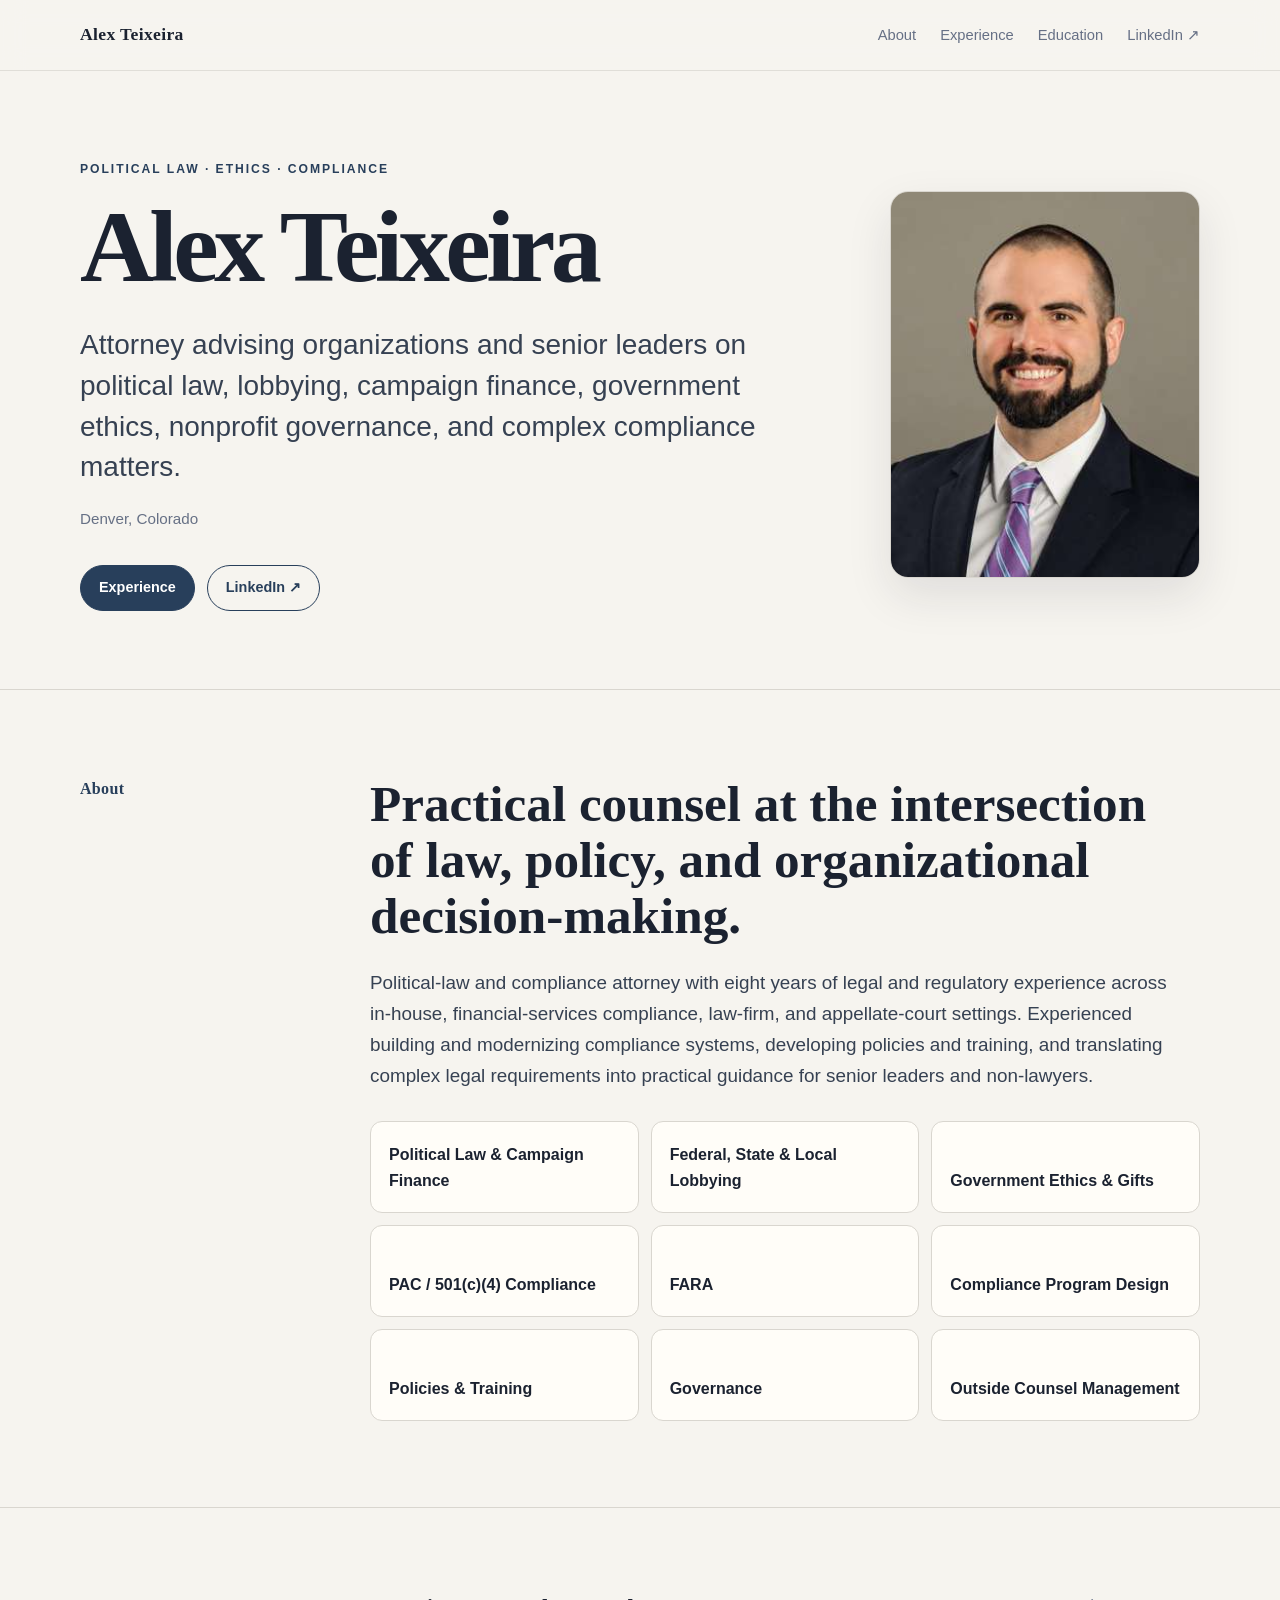
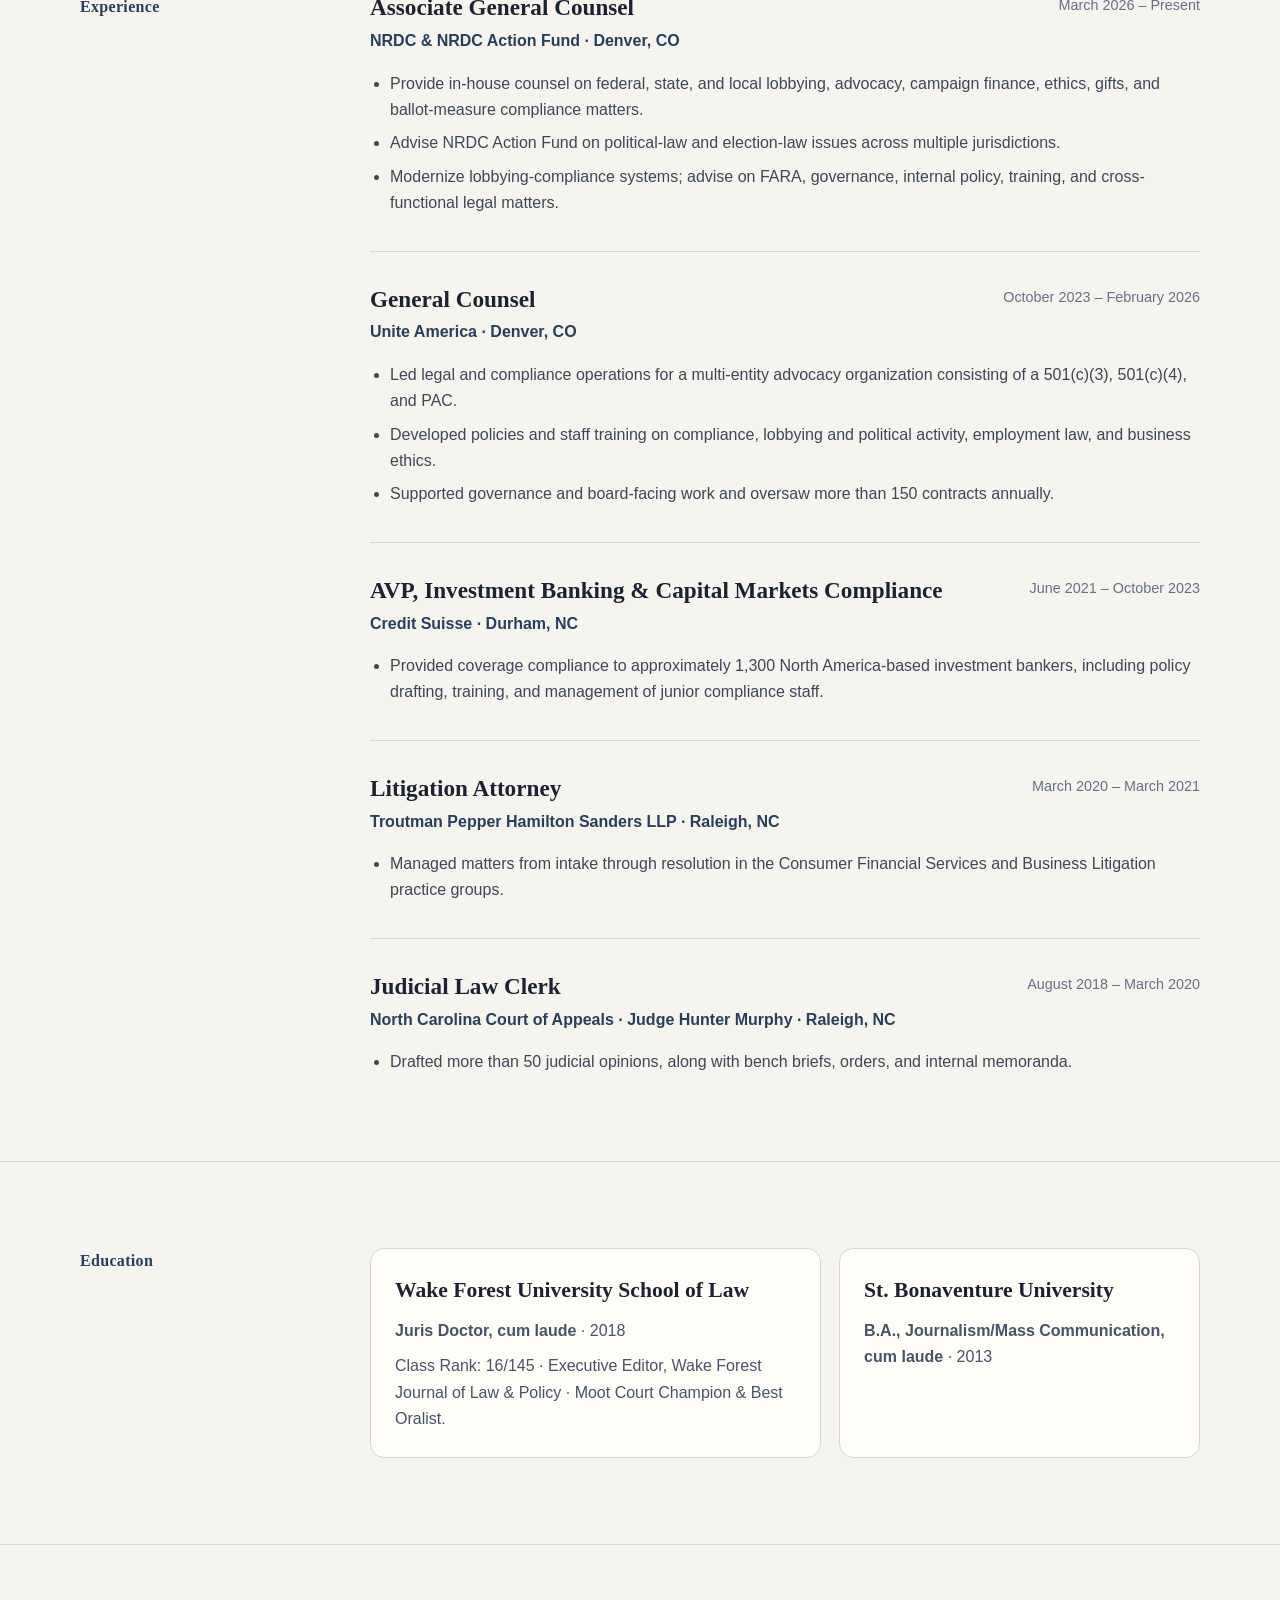
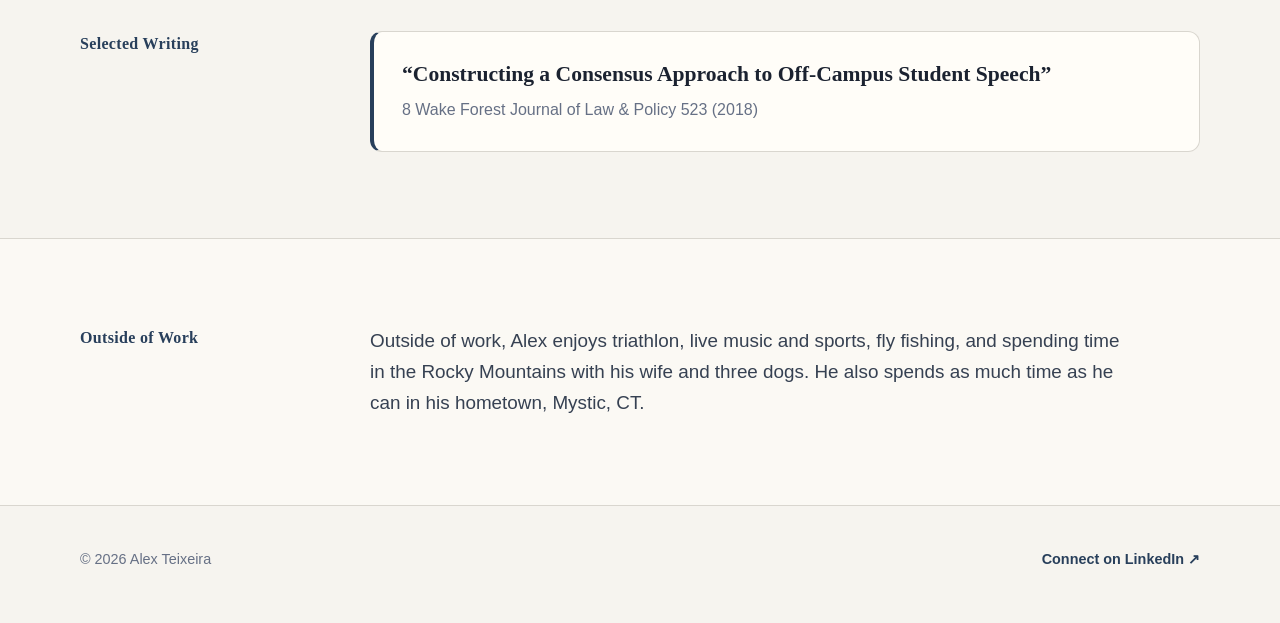
<file: index.html>
<!doctype html>
<html lang="en">
<head>
  <meta charset="utf-8">
  <meta name="viewport" content="width=device-width, initial-scale=1">
  <title>Alex Teixeira | Political Law, Ethics & Compliance Counsel</title>
  <meta name="description" content="Alex Teixeira is a Denver-based attorney focused on political law, campaign finance, lobbying, ethics, compliance, nonprofit governance, and related regulatory matters.">
  <link rel="canonical" href="https://alex-teixeira.com/">
  <meta name="robots" content="index, follow">
  <meta property="og:type" content="website">
  <meta property="og:title" content="Alex Teixeira | Political Law, Ethics & Compliance Counsel">
  <meta property="og:description" content="Political-law and compliance attorney with experience across in-house, financial-services compliance, law-firm, and appellate-court settings.">
  <meta property="og:url" content="https://alex-teixeira.com/">
  <meta name="twitter:card" content="summary">
  <link rel="icon" href="favicon.svg" type="image/svg+xml">
  <link rel="stylesheet" href="styles.css">
  <script type="application/ld+json">
  {
    "@context": "https://schema.org",
    "@type": "Person",
    "name": "Alex Teixeira",
    "url": "https://alex-teixeira.com/",
    "jobTitle": "Political Law, Ethics & Compliance Counsel",
    "address": {
      "@type": "PostalAddress",
      "addressLocality": "Denver",
      "addressRegion": "CO",
      "addressCountry": "US"
    },
    "sameAs": [
      "https://www.linkedin.com/in/artex913"
    ]
  }
  </script>
</head>
<body>
  <header class="site-header">
    <nav class="nav container" aria-label="Primary navigation">
      <a class="brand" href="#top">Alex Teixeira</a>
      <div class="nav-links">
        <a href="#about">About</a>
        <a href="#experience">Experience</a>
        <a href="#education">Education</a>
        <a class="keep-mobile" href="https://www.linkedin.com/in/artex913" target="_blank" rel="noopener noreferrer">LinkedIn ↗</a>
      </div>
    </nav>
  </header>

  <main id="top">
    <section class="hero">
      <div class="container hero-grid">
        <div class="hero-copy">
          <p class="eyebrow">Political Law · Ethics · Compliance</p>
          <h1>Alex Teixeira</h1>
          <p class="hero-subtitle">Attorney advising organizations and senior leaders on political law, lobbying, campaign finance, government ethics, nonprofit governance, and complex compliance matters.</p>
          <p class="hero-meta">Denver, Colorado</p>
          <div class="actions">
            <a class="button primary" href="#experience">Experience</a>
            <a class="button secondary" href="https://www.linkedin.com/in/artex913" target="_blank" rel="noopener noreferrer">LinkedIn ↗</a>
          </div>
        </div>
        <figure class="hero-portrait">
          <img src="headshot.jpg" alt="Professional headshot of Alex Teixeira">
        </figure>
      </div>
    </section>

    <section class="section" id="about">
      <div class="container section-grid">
        <h2 class="section-label">About</h2>
        <div>
          <h2>Practical counsel at the intersection of law, policy, and organizational decision-making.</h2>
          <p class="lead">Political-law and compliance attorney with eight years of legal and regulatory experience across in-house, financial-services compliance, law-firm, and appellate-court settings. Experienced building and modernizing compliance systems, developing policies and training, and translating complex legal requirements into practical guidance for senior leaders and non-lawyers.</p>
          <div class="expertise-grid" aria-label="Core expertise">
            <div class="expertise-item">Political Law & Campaign Finance</div>
            <div class="expertise-item">Federal, State & Local Lobbying</div>
            <div class="expertise-item">Government Ethics & Gifts</div>
            <div class="expertise-item">PAC / 501(c)(4) Compliance</div>
            <div class="expertise-item">FARA</div>
            <div class="expertise-item">Compliance Program Design</div>
            <div class="expertise-item">Policies & Training</div>
            <div class="expertise-item">Governance</div>
            <div class="expertise-item">Outside Counsel Management</div>
          </div>
        </div>
      </div>
    </section>

    <section class="section" id="experience">
      <div class="container section-grid">
        <h2 class="section-label">Experience</h2>
        <div class="timeline">
          <article class="role">
            <div class="role-top">
              <div>
                <h3>Associate General Counsel</h3>
                <p class="org">NRDC &amp; NRDC Action Fund · Denver, CO</p>
              </div>
              <span class="date">March 2026 – Present</span>
            </div>
            <ul>
              <li>Provide in-house counsel on federal, state, and local lobbying, advocacy, campaign finance, ethics, gifts, and ballot-measure compliance matters.</li>
              <li>Advise NRDC Action Fund on political-law and election-law issues across multiple jurisdictions.</li>
              <li>Modernize lobbying-compliance systems; advise on FARA, governance, internal policy, training, and cross-functional legal matters.</li>
            </ul>
          </article>

          <article class="role">
            <div class="role-top">
              <div>
                <h3>General Counsel</h3>
                <p class="org">Unite America · Denver, CO</p>
              </div>
              <span class="date">October 2023 – February 2026</span>
            </div>
            <ul>
              <li>Led legal and compliance operations for a multi-entity advocacy organization consisting of a 501(c)(3), 501(c)(4), and PAC.</li>
              <li>Developed policies and staff training on compliance, lobbying and political activity, employment law, and business ethics.</li>
              <li>Supported governance and board-facing work and oversaw more than 150 contracts annually.</li>
            </ul>
          </article>

          <article class="role">
            <div class="role-top">
              <div>
                <h3>AVP, Investment Banking & Capital Markets Compliance</h3>
                <p class="org">Credit Suisse · Durham, NC</p>
              </div>
              <span class="date">June 2021 – October 2023</span>
            </div>
            <ul>
              <li>Provided coverage compliance to approximately 1,300 North America-based investment bankers, including policy drafting, training, and management of junior compliance staff.</li>
            </ul>
          </article>

          <article class="role">
            <div class="role-top">
              <div>
                <h3>Litigation Attorney</h3>
                <p class="org">Troutman Pepper Hamilton Sanders LLP · Raleigh, NC</p>
              </div>
              <span class="date">March 2020 – March 2021</span>
            </div>
            <ul>
              <li>Managed matters from intake through resolution in the Consumer Financial Services and Business Litigation practice groups.</li>
            </ul>
          </article>

          <article class="role">
            <div class="role-top">
              <div>
                <h3>Judicial Law Clerk</h3>
                <p class="org">North Carolina Court of Appeals · Judge Hunter Murphy · Raleigh, NC</p>
              </div>
              <span class="date">August 2018 – March 2020</span>
            </div>
            <ul>
              <li>Drafted more than 50 judicial opinions, along with bench briefs, orders, and internal memoranda.</li>
            </ul>
          </article>
        </div>
      </div>
    </section>

    <section class="section" id="education">
      <div class="container section-grid">
        <h2 class="section-label">Education</h2>
        <div class="education-grid">
          <article class="card">
            <h3>Wake Forest University School of Law</h3>
            <p><strong>Juris Doctor, cum laude</strong> · 2018</p>
            <p>Class Rank: 16/145 · Executive Editor, Wake Forest Journal of Law & Policy · Moot Court Champion & Best Oralist.</p>
          </article>
          <article class="card">
            <h3>St. Bonaventure University</h3>
            <p><strong>B.A., Journalism/Mass Communication, cum laude</strong> · 2013</p>
          </article>
        </div>
      </div>
    </section>

    <section class="section" id="writing">
      <div class="container section-grid">
        <h2 class="section-label">Selected Writing</h2>
        <article class="writing-card">
          <h3>“Constructing a Consensus Approach to Off-Campus Student Speech”</h3>
          <p>8 Wake Forest Journal of Law & Policy 523 (2018)</p>
        </article>
      </div>
    </section>

    <section class="section personal-section" id="outside-work">
      <div class="container section-grid">
        <h2 class="section-label">Outside of Work</h2>
        <div class="personal-copy">
          <p class="lead">Outside of work, Alex enjoys triathlon, live music and sports, fly fishing, and spending time in the Rocky Mountains with his wife and three dogs. He also spends as much time as he can in his hometown, Mystic, CT.</p>
        </div>
      </div>
    </section>
  </main>

  <footer class="site-footer">
    <div class="container footer-inner">
      <span>© 2026 Alex Teixeira</span>
      <a href="https://www.linkedin.com/in/artex913" target="_blank" rel="noopener noreferrer">Connect on LinkedIn ↗</a>
    </div>
  </footer>
</body>
</html>
</file>
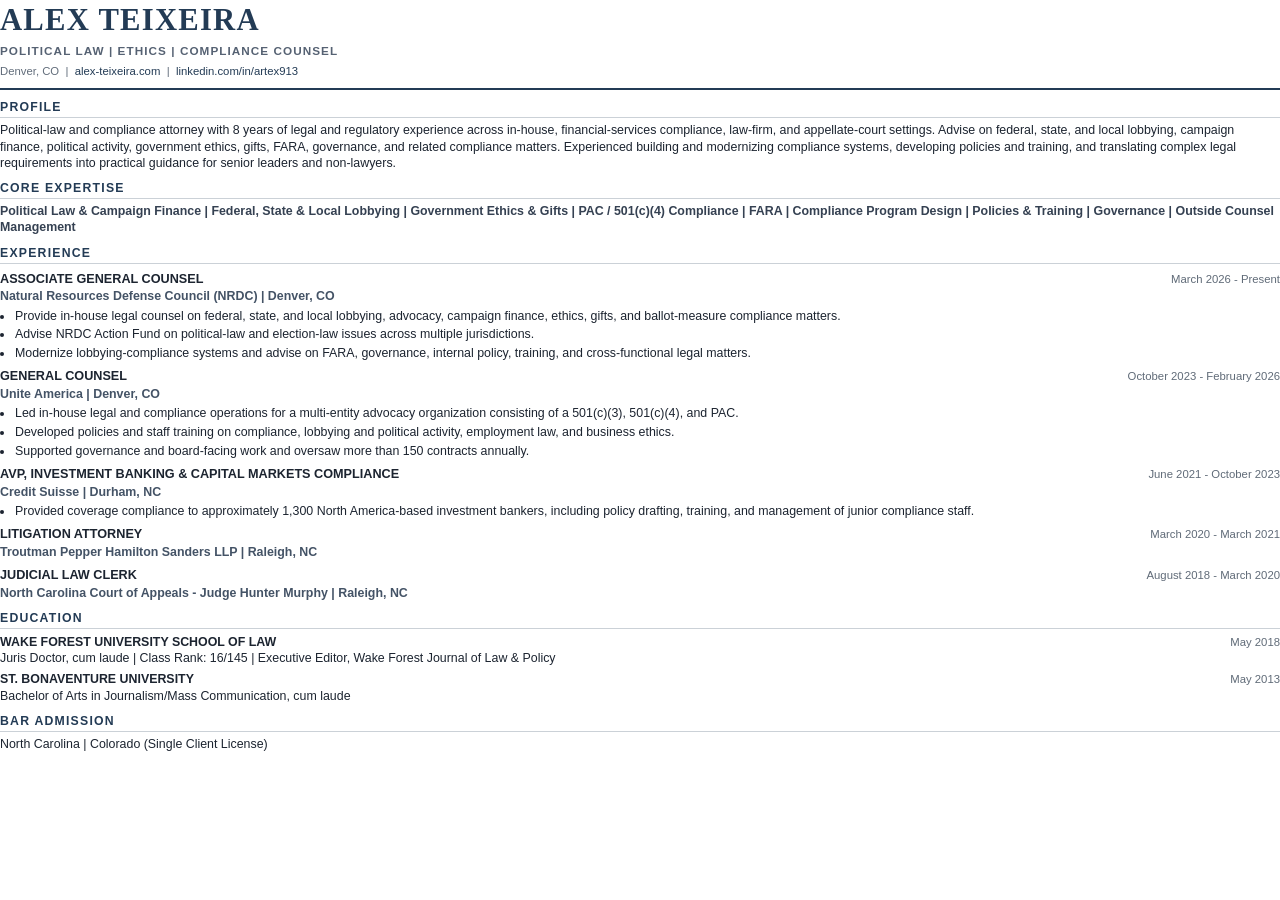
<file: cv-public.html>
<!doctype html>
<html lang="en">
<head>
<meta charset="utf-8">
<title>Alex Teixeira - CV</title>
<style>
  @page { size: Letter; margin: 0.55in 0.62in 0.55in; }
  * { box-sizing: border-box; }
  body { margin: 0; font-family: Arial, Helvetica, sans-serif; color: #1c2430; font-size: 9.3pt; line-height: 1.31; }
  h1 { margin: 0; font-family: Georgia, 'Times New Roman', serif; font-size: 23pt; letter-spacing: .04em; color: #233b55; }
  .subtitle { margin-top: 3px; font-weight: 700; letter-spacing: .09em; font-size: 8.8pt; color: #566273; }
  .contact { margin-top: 5px; font-size: 8.5pt; color: #626d7b; }
  .contact a { color: #233b55; text-decoration: none; }
  .rule { height: 2px; background: #233b55; margin: 10px 0 9px; }
  h2 { margin: 9px 0 4px; font-size: 9.2pt; letter-spacing: .1em; color: #233b55; text-transform: uppercase; border-bottom: 1px solid #cbd1d7; padding-bottom: 2px; }
  p { margin: 0 0 4px; }
  .expertise { font-weight: 600; color: #354152; }
  .role { margin-top: 7px; break-inside: avoid; }
  .role-head { display: flex; justify-content: space-between; gap: 16px; align-items: baseline; }
  .role-title { font-weight: 700; font-size: 9.5pt; }
  .date { white-space: nowrap; color: #606b78; font-size: 8.5pt; }
  .org { margin-top: 1px; font-weight: 700; color: #445366; }
  ul { margin: 3px 0 0 14px; padding: 0; }
  li { margin: 0 0 2.5px; padding-left: 1px; }
  .edu { margin-top: 5px; break-inside: avoid; }
  .school { font-weight: 700; }
</style>
</head>
<body>
  <h1>ALEX TEIXEIRA</h1>
  <div class="subtitle">POLITICAL LAW | ETHICS | COMPLIANCE COUNSEL</div>
  <div class="contact">Denver, CO &nbsp;|&nbsp; <a href="https://alex-teixeira.com">alex-teixeira.com</a> &nbsp;|&nbsp; <a href="https://www.linkedin.com/in/artex913">linkedin.com/in/artex913</a></div>
  <div class="rule"></div>
  <h2>Profile</h2>
  <p>Political-law and compliance attorney with 8 years of legal and regulatory experience across in-house, financial-services compliance, law-firm, and appellate-court settings. Advise on federal, state, and local lobbying, campaign finance, political activity, government ethics, gifts, FARA, governance, and related compliance matters. Experienced building and modernizing compliance systems, developing policies and training, and translating complex legal requirements into practical guidance for senior leaders and non-lawyers.</p>
  <h2>Core Expertise</h2>
  <p class="expertise">Political Law &amp; Campaign Finance | Federal, State &amp; Local Lobbying | Government Ethics &amp; Gifts | PAC / 501(c)(4) Compliance | FARA | Compliance Program Design | Policies &amp; Training | Governance | Outside Counsel Management</p>
  <h2>Experience</h2>
  <div class="role"><div class="role-head"><span class="role-title">ASSOCIATE GENERAL COUNSEL</span><span class="date">March 2026 - Present</span></div><div class="org">Natural Resources Defense Council (NRDC) | Denver, CO</div><ul><li>Provide in-house legal counsel on federal, state, and local lobbying, advocacy, campaign finance, ethics, gifts, and ballot-measure compliance matters.</li><li>Advise NRDC Action Fund on political-law and election-law issues across multiple jurisdictions.</li><li>Modernize lobbying-compliance systems and advise on FARA, governance, internal policy, training, and cross-functional legal matters.</li></ul></div>
  <div class="role"><div class="role-head"><span class="role-title">GENERAL COUNSEL</span><span class="date">October 2023 - February 2026</span></div><div class="org">Unite America | Denver, CO</div><ul><li>Led in-house legal and compliance operations for a multi-entity advocacy organization consisting of a 501(c)(3), 501(c)(4), and PAC.</li><li>Developed policies and staff training on compliance, lobbying and political activity, employment law, and business ethics.</li><li>Supported governance and board-facing work and oversaw more than 150 contracts annually.</li></ul></div>
  <div class="role"><div class="role-head"><span class="role-title">AVP, INVESTMENT BANKING &amp; CAPITAL MARKETS COMPLIANCE</span><span class="date">June 2021 - October 2023</span></div><div class="org">Credit Suisse | Durham, NC</div><ul><li>Provided coverage compliance to approximately 1,300 North America-based investment bankers, including policy drafting, training, and management of junior compliance staff.</li></ul></div>
  <div class="role"><div class="role-head"><span class="role-title">LITIGATION ATTORNEY</span><span class="date">March 2020 - March 2021</span></div><div class="org">Troutman Pepper Hamilton Sanders LLP | Raleigh, NC</div></div>
  <div class="role"><div class="role-head"><span class="role-title">JUDICIAL LAW CLERK</span><span class="date">August 2018 - March 2020</span></div><div class="org">North Carolina Court of Appeals - Judge Hunter Murphy | Raleigh, NC</div></div>
  <h2>Education</h2>
  <div class="edu"><div class="role-head"><span class="school">WAKE FOREST UNIVERSITY SCHOOL OF LAW</span><span class="date">May 2018</span></div><p>Juris Doctor, cum laude | Class Rank: 16/145 | Executive Editor, Wake Forest Journal of Law &amp; Policy</p></div>
  <div class="edu"><div class="role-head"><span class="school">ST. BONAVENTURE UNIVERSITY</span><span class="date">May 2013</span></div><p>Bachelor of Arts in Journalism/Mass Communication, cum laude</p></div>
  <h2>Bar Admission</h2><p>North Carolina | Colorado (Single Client License)</p>
</body>
</html>
</file>
<file: styles.css>
:root {
  --bg: #f6f4ef;
  --paper: #fffdf8;
  --text: #1b2230;
  --muted: #667085;
  --line: #d9d6cf;
  --accent: #283f5b;
  --accent-soft: #e9edf2;
  --max: 1120px;
}

* { box-sizing: border-box; }
html { scroll-behavior: smooth; }
body {
  margin: 0;
  background: var(--bg);
  color: var(--text);
  font-family: Inter, ui-sans-serif, -apple-system, BlinkMacSystemFont, "Segoe UI", sans-serif;
  line-height: 1.65;
  -webkit-font-smoothing: antialiased;
}

a { color: inherit; }
.container { width: min(calc(100% - 40px), var(--max)); margin: 0 auto; }

.site-header {
  position: sticky;
  top: 0;
  z-index: 20;
  backdrop-filter: blur(12px);
  background: color-mix(in srgb, var(--bg) 88%, transparent);
  border-bottom: 1px solid color-mix(in srgb, var(--line) 75%, transparent);
}
.nav {
  min-height: 70px;
  display: flex;
  align-items: center;
  justify-content: space-between;
  gap: 28px;
}
.brand {
  text-decoration: none;
  font-family: Georgia, "Times New Roman", serif;
  font-weight: 700;
  letter-spacing: .02em;
  font-size: 1.1rem;
}
.nav-links { display: flex; gap: 24px; align-items: center; }
.nav-links a { text-decoration: none; font-size: .92rem; color: var(--muted); }
.nav-links a:hover { color: var(--text); }

.hero { padding: 88px 0 78px; border-bottom: 1px solid var(--line); }
.hero-grid { display: grid; grid-template-columns: minmax(0, 1.55fr) minmax(260px, .65fr); gap: 72px; align-items: center; }
.hero-copy { min-width: 0; }
.hero-portrait { margin: 0; justify-self: end; width: min(100%, 330px); }
.hero-portrait img { display: block; width: 100%; aspect-ratio: 4 / 5; object-fit: cover; object-position: 50% 34%; border-radius: 18px; border: 1px solid var(--line); box-shadow: 0 18px 45px rgba(27, 34, 48, .10); }
.eyebrow {
  margin: 0 0 18px;
  text-transform: uppercase;
  letter-spacing: .16em;
  font-size: .76rem;
  font-weight: 700;
  color: var(--accent);
}
h1, h2, h3 { font-family: Georgia, "Times New Roman", serif; }
h1 {
  margin: 0;
  max-width: 840px;
  font-size: clamp(3rem, 8vw, 6.6rem);
  line-height: .98;
  letter-spacing: -.045em;
  font-weight: 600;
}
.hero-subtitle {
  max-width: 780px;
  margin: 28px 0 0;
  font-size: clamp(1.25rem, 2.5vw, 1.75rem);
  line-height: 1.45;
  color: #364152;
}
.hero-meta { margin: 18px 0 0; color: var(--muted); font-size: .95rem; }
.actions { display: flex; flex-wrap: wrap; gap: 12px; margin-top: 34px; }
.button {
  display: inline-flex;
  align-items: center;
  justify-content: center;
  min-height: 46px;
  padding: 0 18px;
  border: 1px solid var(--accent);
  border-radius: 999px;
  text-decoration: none;
  font-weight: 650;
  font-size: .9rem;
}
.button.primary { background: var(--accent); color: white; }
.button.secondary { background: transparent; color: var(--accent); }
.button:hover { transform: translateY(-1px); }

.section { padding: 86px 0; border-bottom: 1px solid var(--line); }
.section-grid { display: grid; grid-template-columns: 220px 1fr; gap: 70px; }
.section-label { margin: 0; font-size: 1rem; letter-spacing: .02em; color: var(--accent); }
.section h2:not(.section-label) { margin: 0 0 22px; font-size: clamp(2rem, 4vw, 3.3rem); line-height: 1.1; }
.lead { margin: 0; max-width: 800px; font-size: 1.18rem; color: #364152; }

.expertise-grid {
  display: grid;
  grid-template-columns: repeat(3, 1fr);
  gap: 12px;
  margin-top: 30px;
}
.expertise-item {
  min-height: 92px;
  padding: 18px;
  background: var(--paper);
  border: 1px solid var(--line);
  border-radius: 12px;
  font-weight: 650;
  display: flex;
  align-items: flex-end;
}

.timeline { display: grid; gap: 34px; }
.role { padding-bottom: 34px; border-bottom: 1px solid var(--line); }
.role:last-child { padding-bottom: 0; border-bottom: 0; }
.role-top { display: flex; justify-content: space-between; gap: 24px; align-items: flex-start; }
.role h3 { margin: 0; font-size: 1.45rem; line-height: 1.2; }
.org { margin: 6px 0 0; font-weight: 700; color: var(--accent); }
.date { white-space: nowrap; color: var(--muted); font-size: .9rem; }
.role ul { margin: 16px 0 0; padding-left: 1.25rem; color: #3d4756; }
.role li + li { margin-top: 7px; }

.education-grid { display: grid; grid-template-columns: 1.25fr 1fr; gap: 18px; }
.card { padding: 24px; background: var(--paper); border: 1px solid var(--line); border-radius: 14px; }
.card h3 { margin: 0; font-size: 1.35rem; }
.card p { margin: 9px 0 0; color: #475467; }

.writing-card {
  padding: 28px;
  background: var(--paper);
  border: 1px solid var(--line);
  border-left: 4px solid var(--accent);
  border-radius: 12px;
}
.writing-card h3 { margin: 0; font-size: 1.35rem; line-height: 1.35; }
.writing-card p { margin: 8px 0 0; color: var(--muted); }
.personal-section { background: color-mix(in srgb, var(--paper) 50%, var(--bg)); }
.personal-copy { max-width: 760px; }

.site-footer { padding: 42px 0 52px; }
.footer-inner { display: flex; justify-content: space-between; gap: 20px; color: var(--muted); font-size: .9rem; }
.footer-inner a { color: var(--accent); font-weight: 650; text-decoration: none; }

@media (max-width: 950px) and (min-width: 681px) {
  .hero-grid { grid-template-columns: minmax(0, 1.25fr) minmax(220px, .75fr); gap: 38px; }
  .hero-portrait { width: min(100%, 275px); }
  h1 { font-size: clamp(3rem, 7vw, 5rem); }
  .hero-subtitle { font-size: clamp(1.08rem, 2.2vw, 1.4rem); }
}

@media (max-width: 680px) {
  .nav-links a:not(.keep-mobile) { display: none; }
  .hero { padding: 68px 0 60px; }
  .hero-grid { grid-template-columns: 1fr; gap: 38px; }
  .hero-portrait { justify-self: start; width: min(78vw, 300px); }
  .section { padding: 64px 0; }
  .section-grid { grid-template-columns: 1fr; gap: 22px; }
  .expertise-grid { grid-template-columns: 1fr 1fr; }
  .education-grid { grid-template-columns: 1fr; }
  .role-top { display: block; }
  .date { display: block; margin-top: 8px; }
}

@media (max-width: 520px) {
  .container { width: min(calc(100% - 28px), var(--max)); }
  .expertise-grid { grid-template-columns: 1fr; }
  .footer-inner { display: block; }
  .footer-inner span { display: block; margin-bottom: 8px; }
}
</file>
